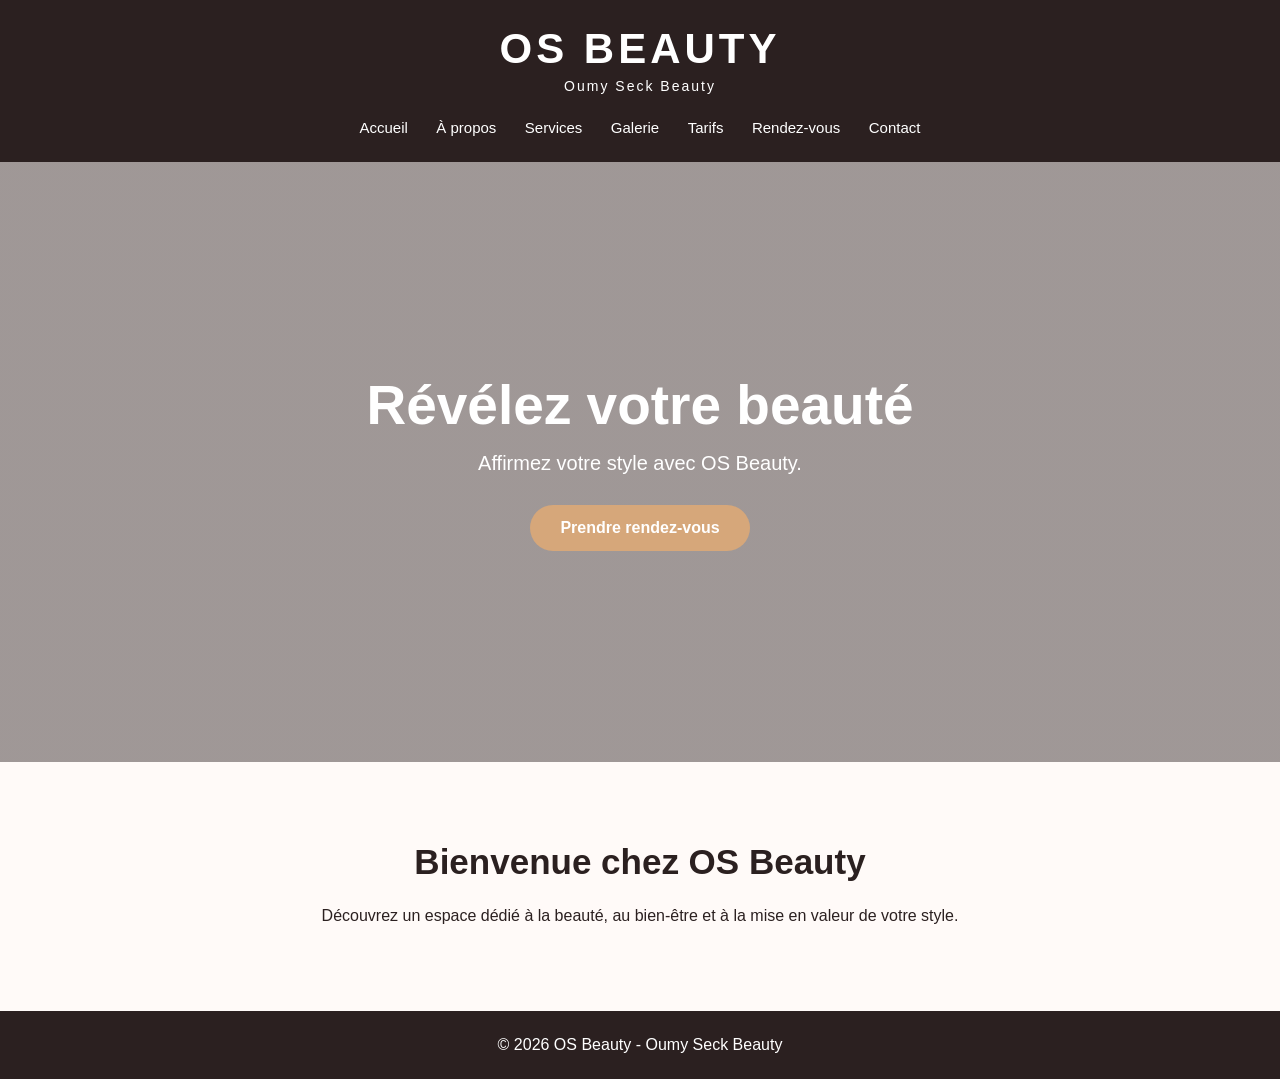
<file: index.html>
<!DOCTYPE html>
<html lang="fr">
<head>
    <meta charset="UTF-8">
    <meta name="viewport" content="width=device-width, initial-scale=1.0">

    <title>OS Beauty | Oumy Seck Beauty</title>

    <link rel="stylesheet" href="css/style.css">
</head>

<body>

    <header>
        <h1>OS Beauty</h1>
        <p>Oumy Seck Beauty</p>

        <nav>
            <a href="index.html">Accueil</a>
            <a href="about.html">À propos</a>
            <a href="services.html">Services</a>
            <a href="gallery.html">Galerie</a>
            <a href="pricing.html">Tarifs</a>
            <a href="appointment.html">Rendez-vous</a>
            <a href="contact.html">Contact</a>
        </nav>
    </header>

    <main>

        <section class="hero">
            <h2>Révélez votre beauté</h2>
            <p>Affirmez votre style avec OS Beauty.</p>

            <a href="appointment.html" class="button">
                Prendre rendez-vous
            </a>
        </section>

        <section class="welcome">
            <h2>Bienvenue chez OS Beauty</h2>

            <p>
                Découvrez un espace dédié à la beauté, au bien-être
                et à la mise en valeur de votre style.
            </p>
        </section>

    </main>

    <footer>
        <p>© 2026 OS Beauty - Oumy Seck Beauty</p>
    </footer>

</body>
</html>
</file>
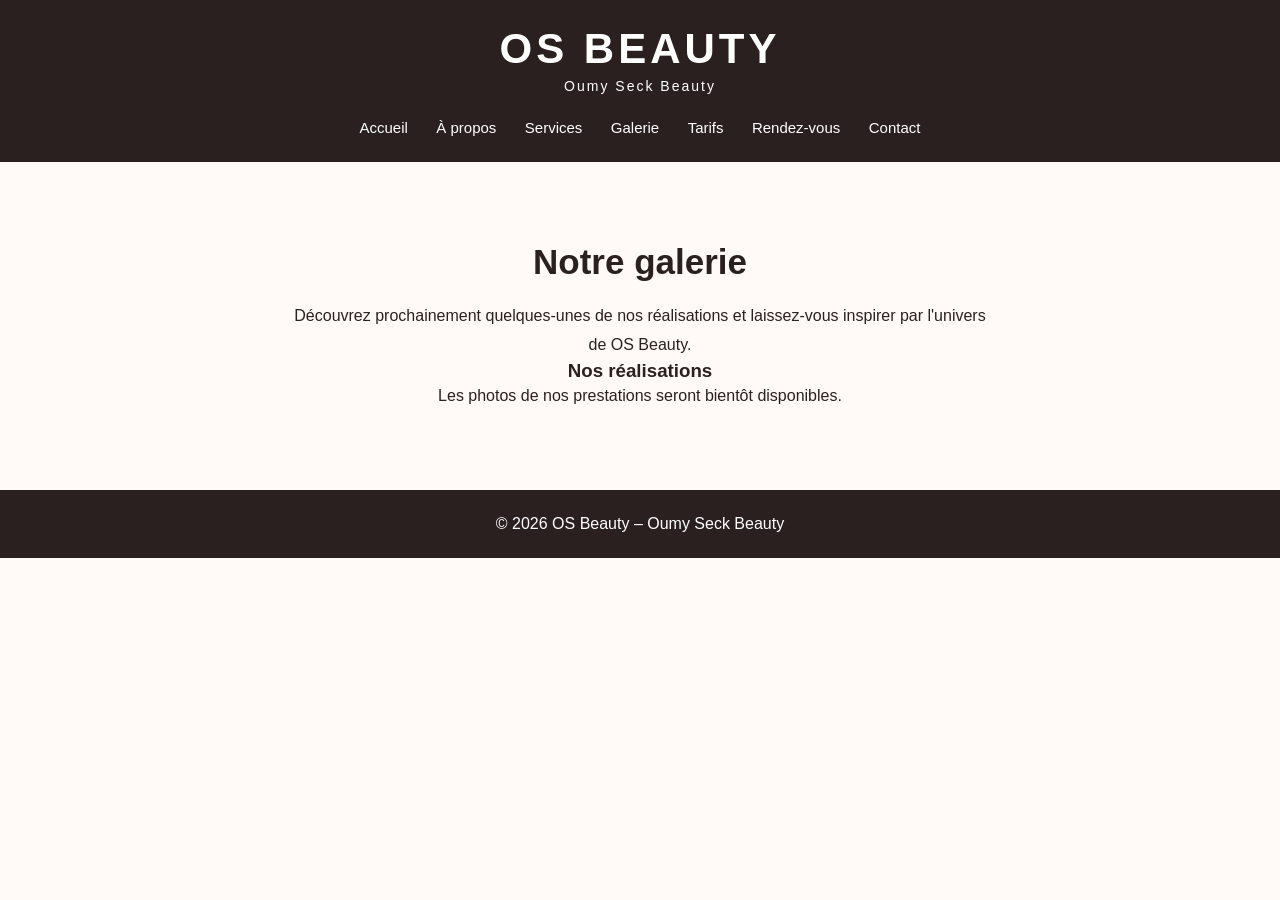
<file: gallery.html>
<!DOCTYPE html>
<html lang="fr">
<head>
    <meta charset="UTF-8">
    <meta name="viewport" content="width=device-width, initial-scale=1.0">
    <title>Galerie | OS Beauty</title>
    <link rel="stylesheet" href="css/style.css">
</head>

<body>

    <header>
        <h1>OS Beauty</h1>
        <p>Oumy Seck Beauty</p>

        <nav>
            <a href="index.html">Accueil</a>
            <a href="about.html">À propos</a>
            <a href="services.html">Services</a>
            <a href="gallery.html">Galerie</a>
            <a href="pricing.html">Tarifs</a>
            <a href="appointment.html">Rendez-vous</a>
            <a href="contact.html">Contact</a>
        </nav>
    </header>

    <section class="welcome">
        <h2>Notre galerie</h2>

        <p>
            Découvrez prochainement quelques-unes de nos réalisations
            et laissez-vous inspirer par l'univers de OS Beauty.
        </p>

        <div>
            <h3>Nos réalisations</h3>
            <p>
                Les photos de nos prestations seront bientôt disponibles.
            </p>
        </div>

    </section>

    <footer>
        <p>© 2026 OS Beauty – Oumy Seck Beauty</p>
    </footer>

</body>
</html>
</file>
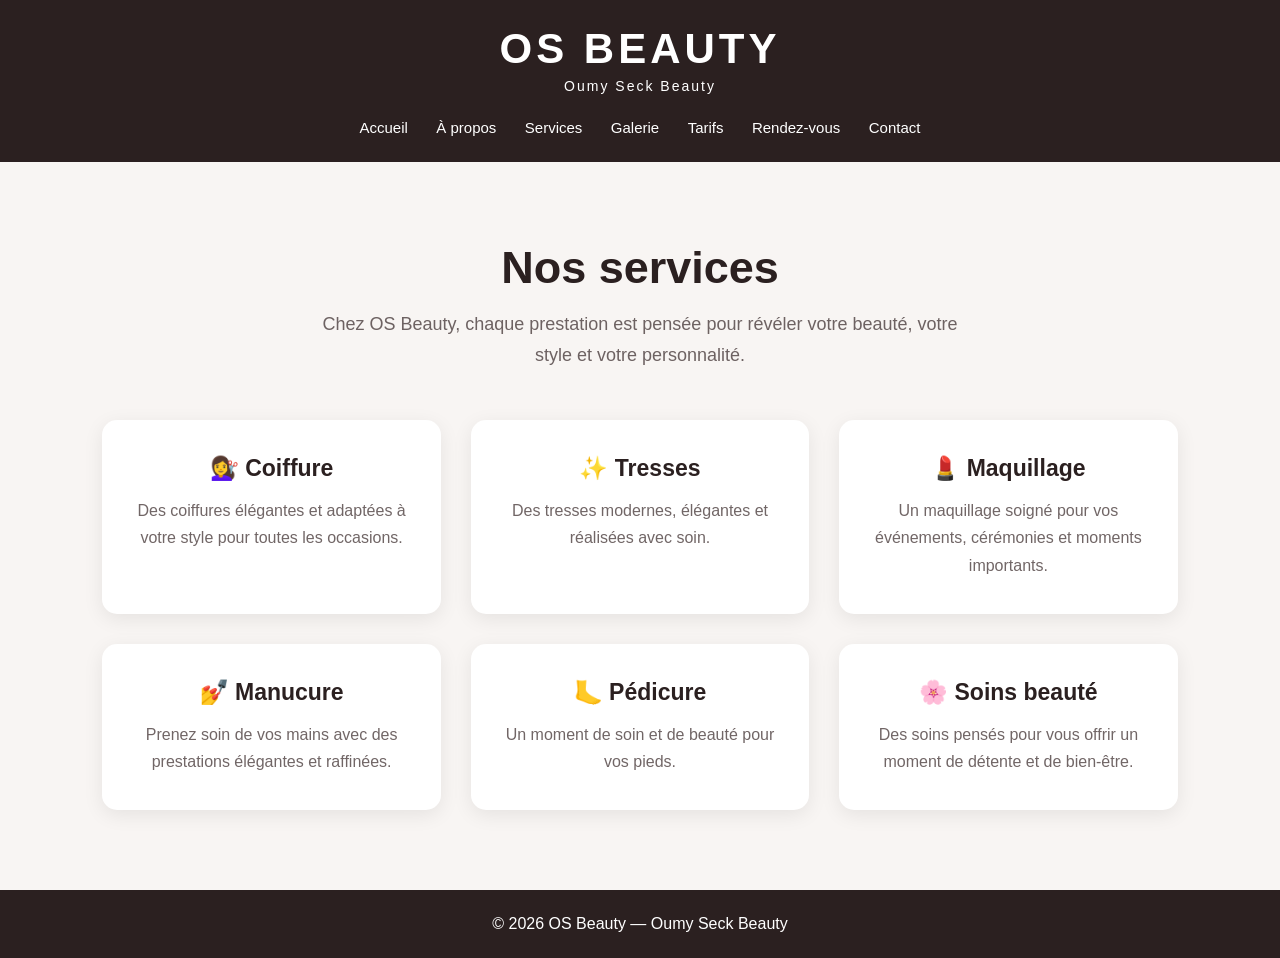
<file: services.html>
<!DOCTYPE html>
<html lang="fr">
<head>
    <meta charset="UTF-8">
    <meta name="viewport" content="width=device-width, initial-scale=1.0">

    <title>Services | OS Beauty</title>

    <link rel="stylesheet" href="css/style.css">
   
</head>

<body>

    <header>
        <h1>OS BEAUTY</h1>
        <p>Oumy Seck Beauty</p>

        <nav>
            <a href="index.html">Accueil</a>
            <a href="about.html">À propos</a>
            <a href="services.html">Services</a>
            <a href="gallery.html">Galerie</a>
            <a href="tarifs.html">Tarifs</a>
            <a href="rendez-vous.html">Rendez-vous</a>
            <a href="contact.html">Contact</a>
        </nav>
    </header>

    <main class="services-page">

        <section class="services-intro">
            <h2>Nos services</h2>

            <p>
                Chez OS Beauty, chaque prestation est pensée pour révéler
                votre beauté, votre style et votre personnalité.
            </p>
        </section>

        <section class="services-container">

            <div class="service-card">
                <h3>💇‍♀️ Coiffure</h3>
                <p>
                    Des coiffures élégantes et adaptées à votre style
                    pour toutes les occasions.
                </p>
            </div>

            <div class="service-card">
                <h3>✨ Tresses</h3>
                <p>
                    Des tresses modernes, élégantes et réalisées
                    avec soin.
                </p>
            </div>

            <div class="service-card">
                <h3>💄 Maquillage</h3>
                <p>
                    Un maquillage soigné pour vos événements,
                    cérémonies et moments importants.
                </p>
            </div>

            <div class="service-card">
                <h3>💅 Manucure</h3>
                <p>
                    Prenez soin de vos mains avec des prestations
                    élégantes et raffinées.
                </p>
            </div>

            <div class="service-card">
                <h3>🦶 Pédicure</h3>
                <p>
                    Un moment de soin et de beauté pour vos pieds.
                </p>
            </div>

            <div class="service-card">
                <h3>🌸 Soins beauté</h3>
                <p>
                    Des soins pensés pour vous offrir un moment
                    de détente et de bien-être.
                </p>
            </div>

        </section>

    </main>

    <footer>
        <p>© 2026 OS Beauty — Oumy Seck Beauty</p>
    </footer>

</body>
</html>
</file>
<file: css/style.css>
* {
    margin: 0;
    padding: 0;
    box-sizing: border-box;
}

body {
    font-family: Arial, sans-serif;
    background-color: #fffaf8;
    color: #2b2020;
}

/* =========================
   EN-TÊTE
========================= */

header {
    background-color: #2b2020;
    color: white;
    text-align: center;
    padding: 25px 20px;
}

header h1 {
    font-size: 42px;
    letter-spacing: 4px;
    text-transform: uppercase;
}

header p {
    margin-top: 5px;
    font-size: 14px;
    letter-spacing: 2px;
}

/* =========================
   MENU
========================= */

nav {
    margin-top: 25px;
}

nav a {
    color: white;
    text-decoration: none;
    margin: 0 12px;
    font-size: 15px;
    transition: 0.3s;
}

nav a:hover {
    color: #d6a77a;
}

/* =========================
   GRANDE SECTION ACCUEIL
========================= */

.hero {
    min-height: 600px;

    display: flex;
    flex-direction: column;
    justify-content: center;
    align-items: center;

    text-align: center;
    padding: 40px 20px;

    background: linear-gradient(
        rgba(43, 32, 32, 0.45),
        rgba(43, 32, 32, 0.45)
    );

    color: white;
}

.hero h2 {
    font-size: 55px;
    margin-bottom: 15px;
}

.hero p {
    font-size: 20px;
    margin-bottom: 30px;
}

/* =========================
   BOUTON
========================= */

.button {
    display: inline-block;

    background-color: #d6a77a;
    color: white;

    padding: 14px 30px;

    text-decoration: none;
    border-radius: 30px;

    font-weight: bold;

    transition: 0.3s;
}

.button:hover {
    background-color: #b98558;
    transform: translateY(-2px);
}

/* =========================
   SECTION BIENVENUE
========================= */

.welcome {
    text-align: center;
    padding: 80px 20px;
}

.welcome h2 {
    font-size: 35px;
    margin-bottom: 20px;
}

.welcome p {
    max-width: 700px;
    margin: auto;
    line-height: 1.8;
}

/* =========================
   PAGE SERVICES
========================= */

.services-page {
    padding: 80px 8%;
    background-color: #f8f5f3;
    min-height: 600px;
}

/* Introduction */

.services-intro {
    text-align: center;
    margin-bottom: 50px;
}

.services-intro h2 {
    font-size: 45px;
    margin-bottom: 15px;
    color: #2b2020;
}

.services-intro p {
    font-size: 18px;
    color: #6d6262;

    max-width: 650px;
    margin: auto;

    line-height: 1.7;
}

/* Cartes */

.services-container {
    display: grid;

    grid-template-columns: repeat(3, 1fr);

    gap: 30px;

    max-width: 1100px;

    margin: auto;
}

.service-card {
    background-color: white;

    padding: 35px 25px;

    text-align: center;

    border-radius: 15px;

    box-shadow: 0 5px 20px rgba(0, 0, 0, 0.08);

    transition: 0.3s;
}

.service-card:hover {
    transform: translateY(-8px);

    box-shadow:
        0 10px 30px rgba(0, 0, 0, 0.12);
}

.service-card h3 {
    font-size: 23px;

    color: #2b2020;

    margin-bottom: 15px;
}

.service-card p {
    color: #716666;

    line-height: 1.7;

    font-size: 16px;
}

/* =========================
   PIED DE PAGE
========================= */

footer {
    background-color: #2b2020;

    color: white;

    text-align: center;

    padding: 25px;
}

/* =========================
   VERSION TÉLÉPHONE
========================= */

@media (max-width: 800px) {

    header h1 {
        font-size: 32px;
    }

    nav a {
        display: inline-block;
        margin: 7px;
    }

    .hero h2 {
        font-size: 38px;
    }

    .hero p {
        font-size: 18px;
    }

    .services-container {
        grid-template-columns: 1fr;
    }

    .services-intro h2 {
        font-size: 35px;
    }

    .services-page {
        padding: 60px 5%;
    }
}
</file>
